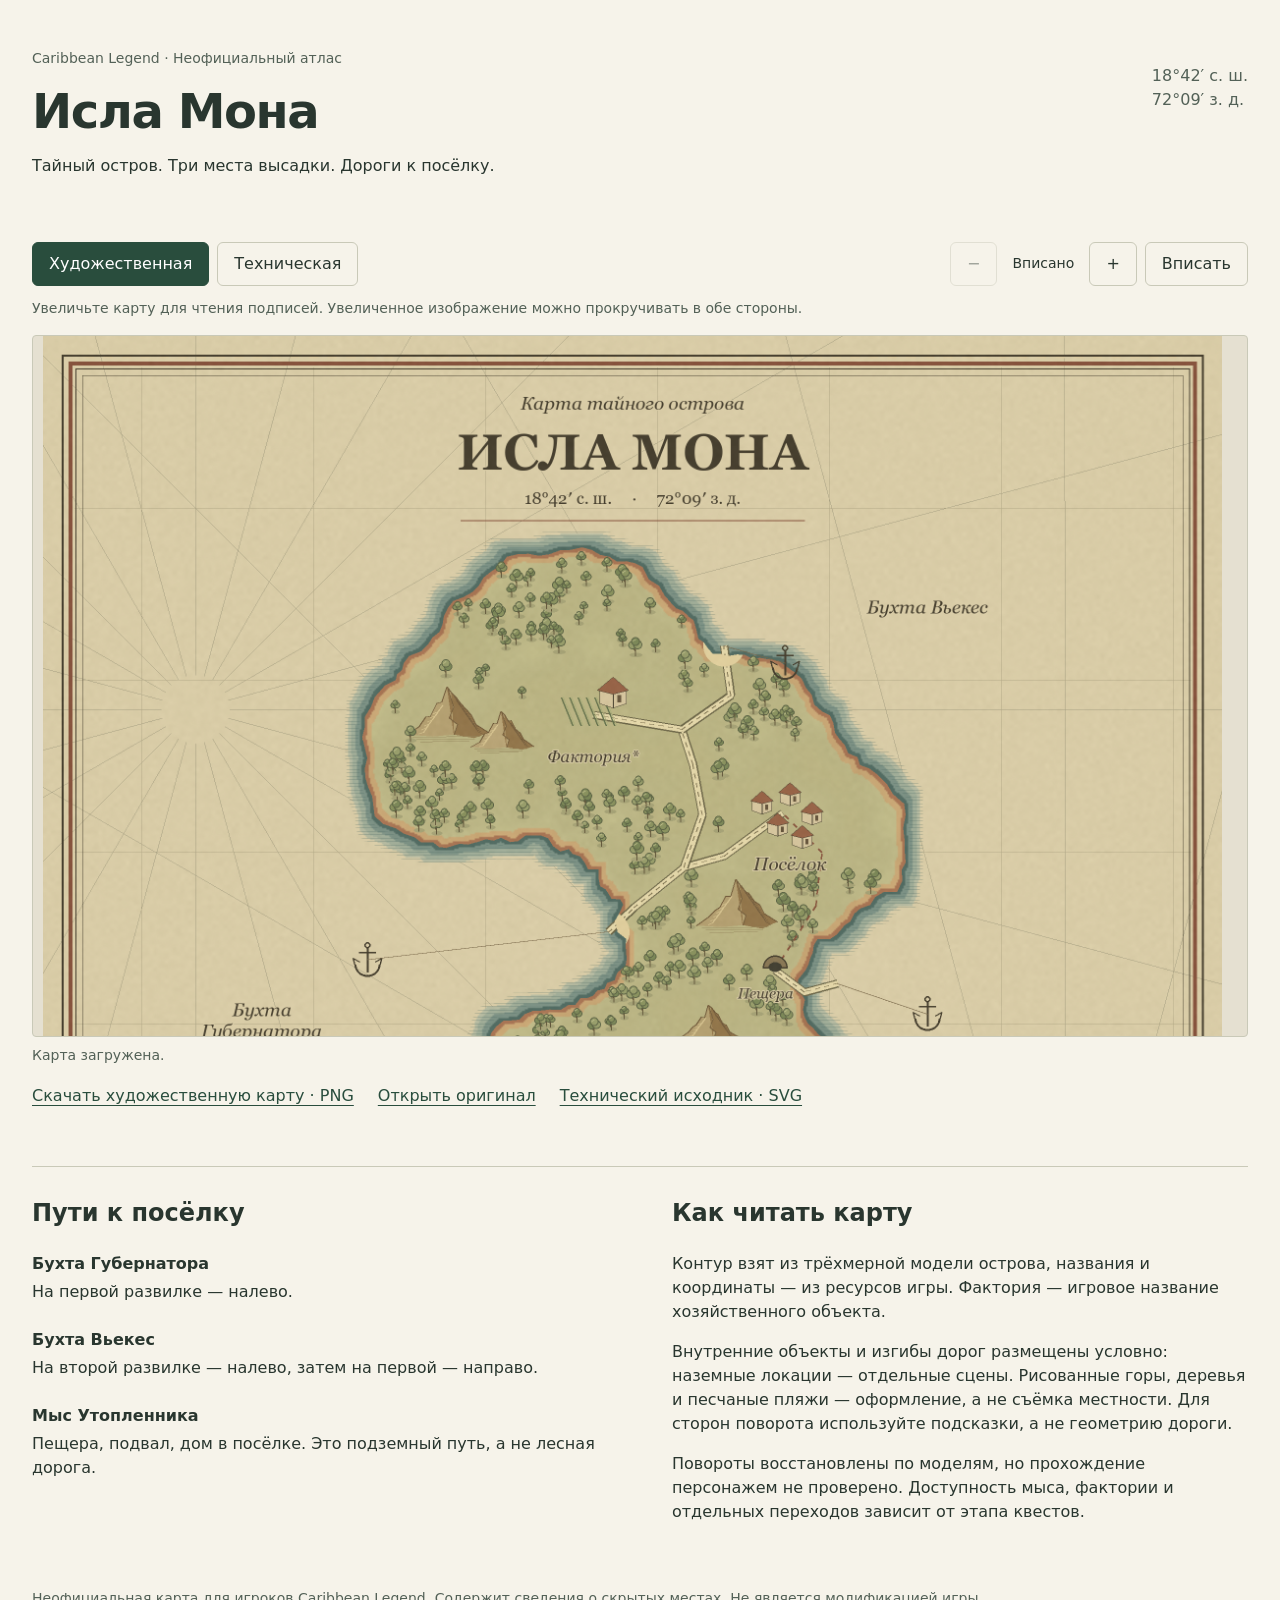
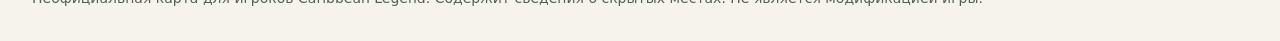
<file: index.html>
<!doctype html>
<html lang="ru">
<head><meta charset="utf-8"><meta name="viewport" content="width=device-width,initial-scale=1"><meta name="description" content="Исла Мона в Caribbean Legend: художественная карта и техническая схема с маршрутами, бухтами и поселением."><meta name="color-scheme" content="light"><title>Исла Мона — карты острова</title><link rel="stylesheet" href="site.css"><script src="site.js" defer></script></head>
<body>
<header><div><p class="eyebrow">Caribbean Legend · Неофициальный атлас</p><h1>Исла Мона</h1><p class="intro">Тайный остров. Три места высадки. Дороги к посёлку.</p></div><p class="coordinates">18°42′ с. ш.<br>72°09′ з. д.</p></header>
<main>
<section aria-label="Просмотр карты">
<div class="toolbar"><div class="tabs" role="group" aria-label="Вариант карты"><button id="art" aria-pressed="true">Художественная</button><button id="technical" aria-pressed="false">Техническая</button></div><div class="zoom" role="group" aria-label="Масштаб"><button id="less" aria-label="Уменьшить">−</button><output id="scale" aria-live="polite">Вписано</output><button id="more" aria-label="Увеличить">+</button><button id="fit">Вписать</button></div></div>
<p class="hint" id="viewer-help">Увеличьте карту для чтения подписей. Увеличенное изображение можно прокручивать в обе стороны.</p>
<div class="viewer" id="viewer" tabindex="0" role="region" aria-label="Карта острова, прокручиваемая область" aria-describedby="viewer-help"><img id="map" src="Isla_Mona_art.png" width="2400" height="2700" alt="Художественная карта Исла Моны: три высадки, посёлок, фактория, дороги и пещера"></div>
<p id="status" role="status">Загрузка карты…</p>
<div class="downloads"><a id="download" href="Isla_Mona_art.png" download>Скачать художественную карту · PNG</a><a id="original" href="Isla_Mona_art.png" target="_blank" rel="noopener">Открыть оригинал</a><a href="Isla_Mona.svg" download>Технический исходник · SVG</a></div>
<noscript><p>Переключение и масштаб требуют JavaScript. Все файлы доступны напрямую: <a href="Isla_Mona_art.png">художественная PNG</a>, <a href="Isla_Mona.png">техническая PNG</a>, <a href="Isla_Mona.svg">SVG</a>.</p></noscript>
</section>
<section class="notes" aria-label="Навигация и точность"><div><h2>Пути к посёлку</h2><h3>Бухта Губернатора</h3><p>На первой развилке — налево.</p><h3>Бухта Вьекес</h3><p>На второй развилке — налево, затем на первой — направо.</p><h3>Мыс Утопленника</h3><p>Пещера, подвал, дом в посёлке. Это подземный путь, а не лесная дорога.</p></div><div><h2>Как читать карту</h2><p>Контур взят из трёхмерной модели острова, названия и координаты — из ресурсов игры. Фактория — игровое название хозяйственного объекта.</p><p>Внутренние объекты и изгибы дорог размещены условно: наземные локации — отдельные сцены. Рисованные горы, деревья и песчаные пляжи — оформление, а не съёмка местности. Для сторон поворота используйте подсказки, а не геометрию дороги.</p><p>Повороты восстановлены по моделям, но прохождение персонажем не проверено. Доступность мыса, фактории и отдельных переходов зависит от этапа квестов.</p></div></section>
</main><footer>Неофициальная карта для игроков Caribbean Legend. Содержит сведения о скрытых местах. Не является модификацией игры.</footer>
</body></html>
</file>
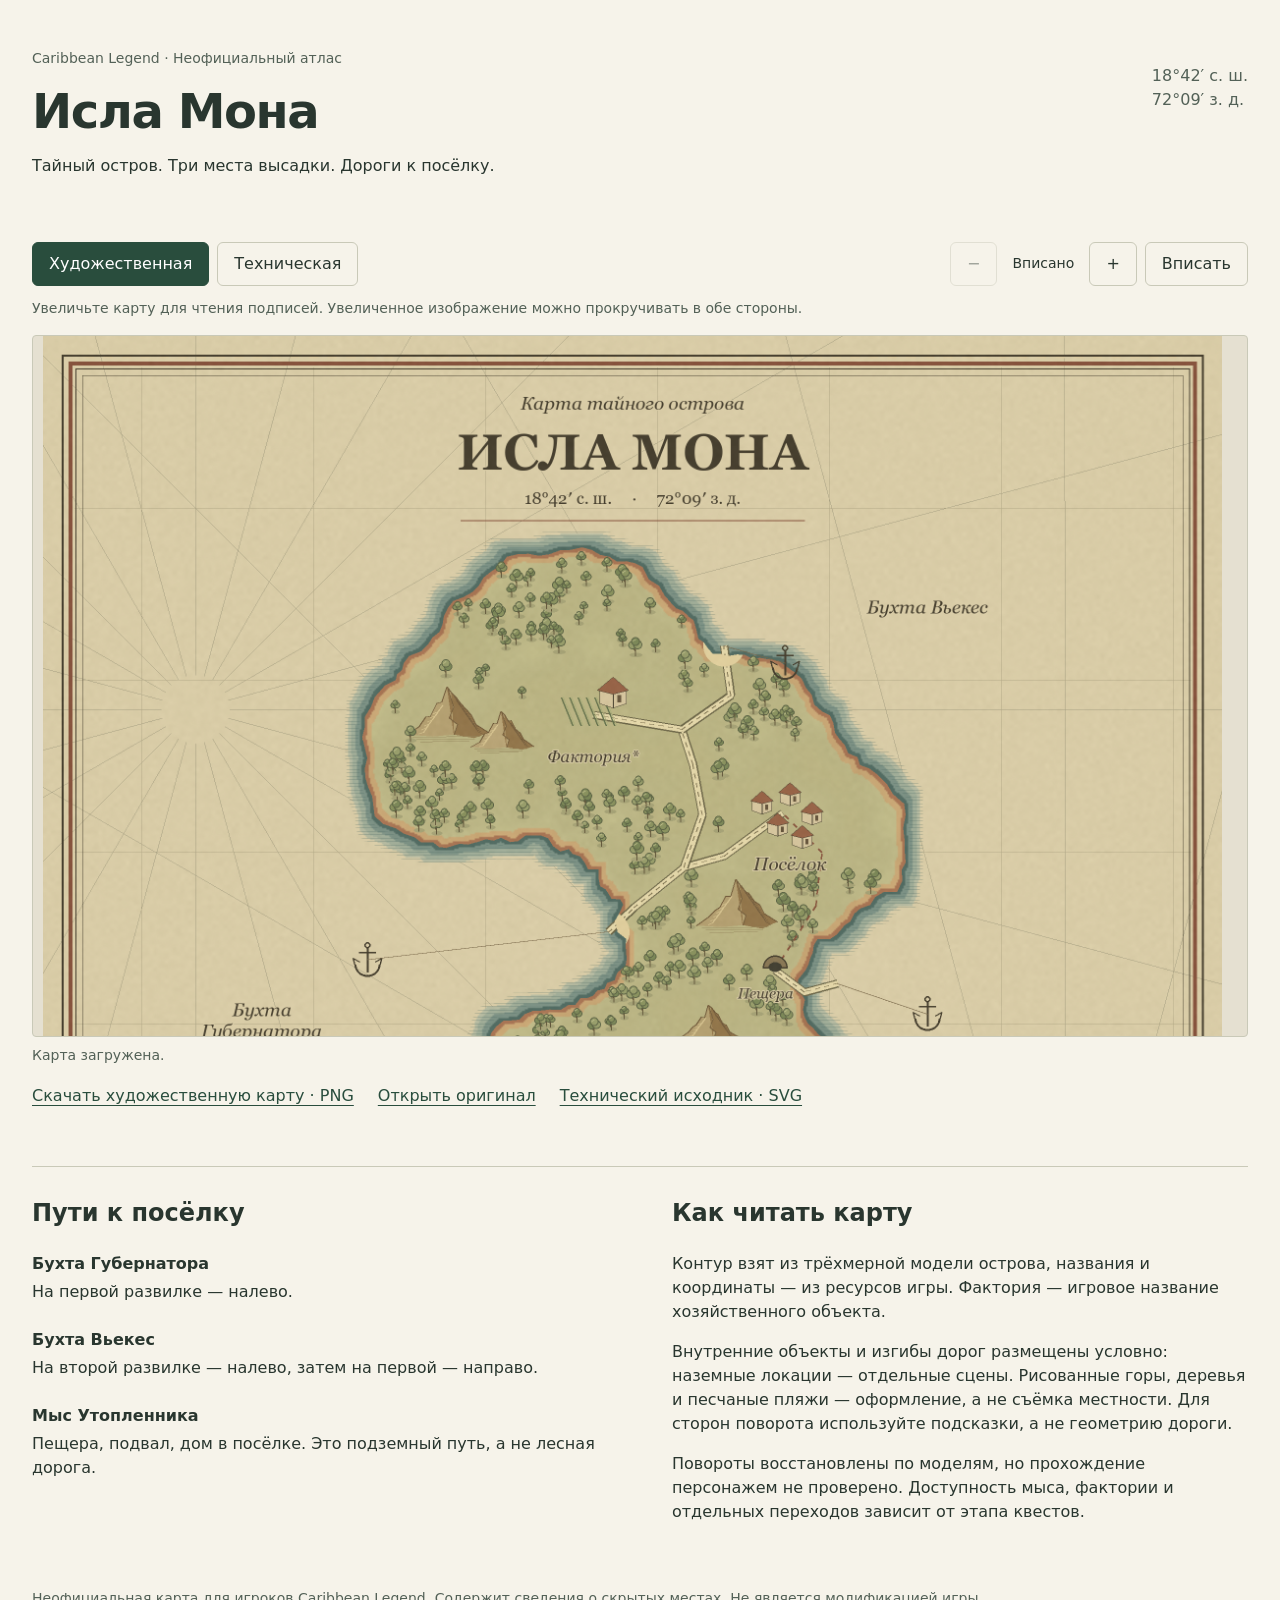
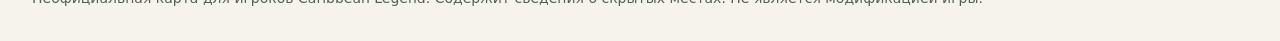
<file: preview.html>
<!doctype html><html lang="ru"><head><meta charset="utf-8"><meta name="viewport" content="width=device-width,initial-scale=1"><meta http-equiv="refresh" content="0;url=index.html"><title>Исла Мона — карты</title></head><body><p><a href="index.html">Открыть карты Исла Моны</a></p></body></html>
</file>
<file: site.css>
:root{font:16px/1.5 system-ui,-apple-system,"Segoe UI",sans-serif;color:#29362f;background:#f6f3ea;--accent:#294d3d;--line:#c9c9b8}*{box-sizing:border-box}body{margin:0}header,main,footer{max-width:1280px;margin:auto;padding:32px}header{display:flex;justify-content:space-between;gap:24px;padding-top:48px;padding-bottom:32px}h1{font-size:48px;line-height:1.1;letter-spacing:-.03em;font-weight:600;margin:8px 0 16px}p{margin:0 0 16px}.eyebrow,.coordinates,.hint,footer{color:#536157}.eyebrow{font-size:14px}.intro{margin:0}.coordinates{font-variant-numeric:tabular-nums;padding-top:16px;white-space:nowrap}.toolbar,.downloads,.zoom,.tabs{display:flex;align-items:center;gap:8px;flex-wrap:wrap}.toolbar{justify-content:space-between;gap:16px;margin-bottom:12px}button,a{touch-action:manipulation}button{font:inherit;min-height:44px;min-width:44px;padding:8px 16px;background:transparent;border:1px solid var(--line);border-radius:6px;color:inherit;cursor:pointer}button:hover{background:#e5e9df}button[aria-pressed=true]{background:var(--accent);border-color:var(--accent);color:#fff}button:active{transform:translateY(1px)}button:disabled{opacity:.45;cursor:default}a{color:var(--accent);text-underline-offset:4px}a:hover{text-decoration-thickness:2px}:focus-visible{outline:3px solid #9b602e;outline-offset:3px}output{min-width:76px;text-align:center;font-size:14px}.hint{font-size:14px;margin-bottom:16px}.viewer{height:min(78vh,950px);min-height:320px;overflow:auto;background:#e5e0d1;border:1px solid var(--line);border-radius:4px;overscroll-behavior:contain;scrollbar-gutter:stable}.viewer img{display:block;height:auto;margin:auto;max-width:none}#status{font-size:14px;margin:8px 0;color:#536157;min-height:21px}.downloads{gap:8px 24px}.downloads a{display:inline-flex;align-items:center;min-height:44px}.notes{display:grid;grid-template-columns:1fr 1fr;gap:64px;border-top:1px solid var(--line);margin-top:48px;padding-top:32px}.notes p{max-width:65ch}h2{font-size:24px;line-height:1.2;font-weight:600;margin:0 0 24px}h3{font-size:16px;margin:24px 0 4px;font-weight:600}footer{font-size:14px;padding-top:16px;padding-bottom:32px}@media(max-width:640px){header,main,footer{padding:24px 16px}header{padding-top:32px}h1{font-size:32px}.eyebrow{max-width:200px}.coordinates{font-size:14px}.intro{max-width:210px}.toolbar{align-items:flex-start}.tabs{width:100%}.tabs button{flex:1;padding:8px}.zoom{width:100%;justify-content:flex-end}.viewer{height:65vh;min-height:320px}.notes{grid-template-columns:1fr;gap:32px;margin-top:32px}.downloads{align-items:flex-start;flex-direction:column;gap:0}}
</file>
